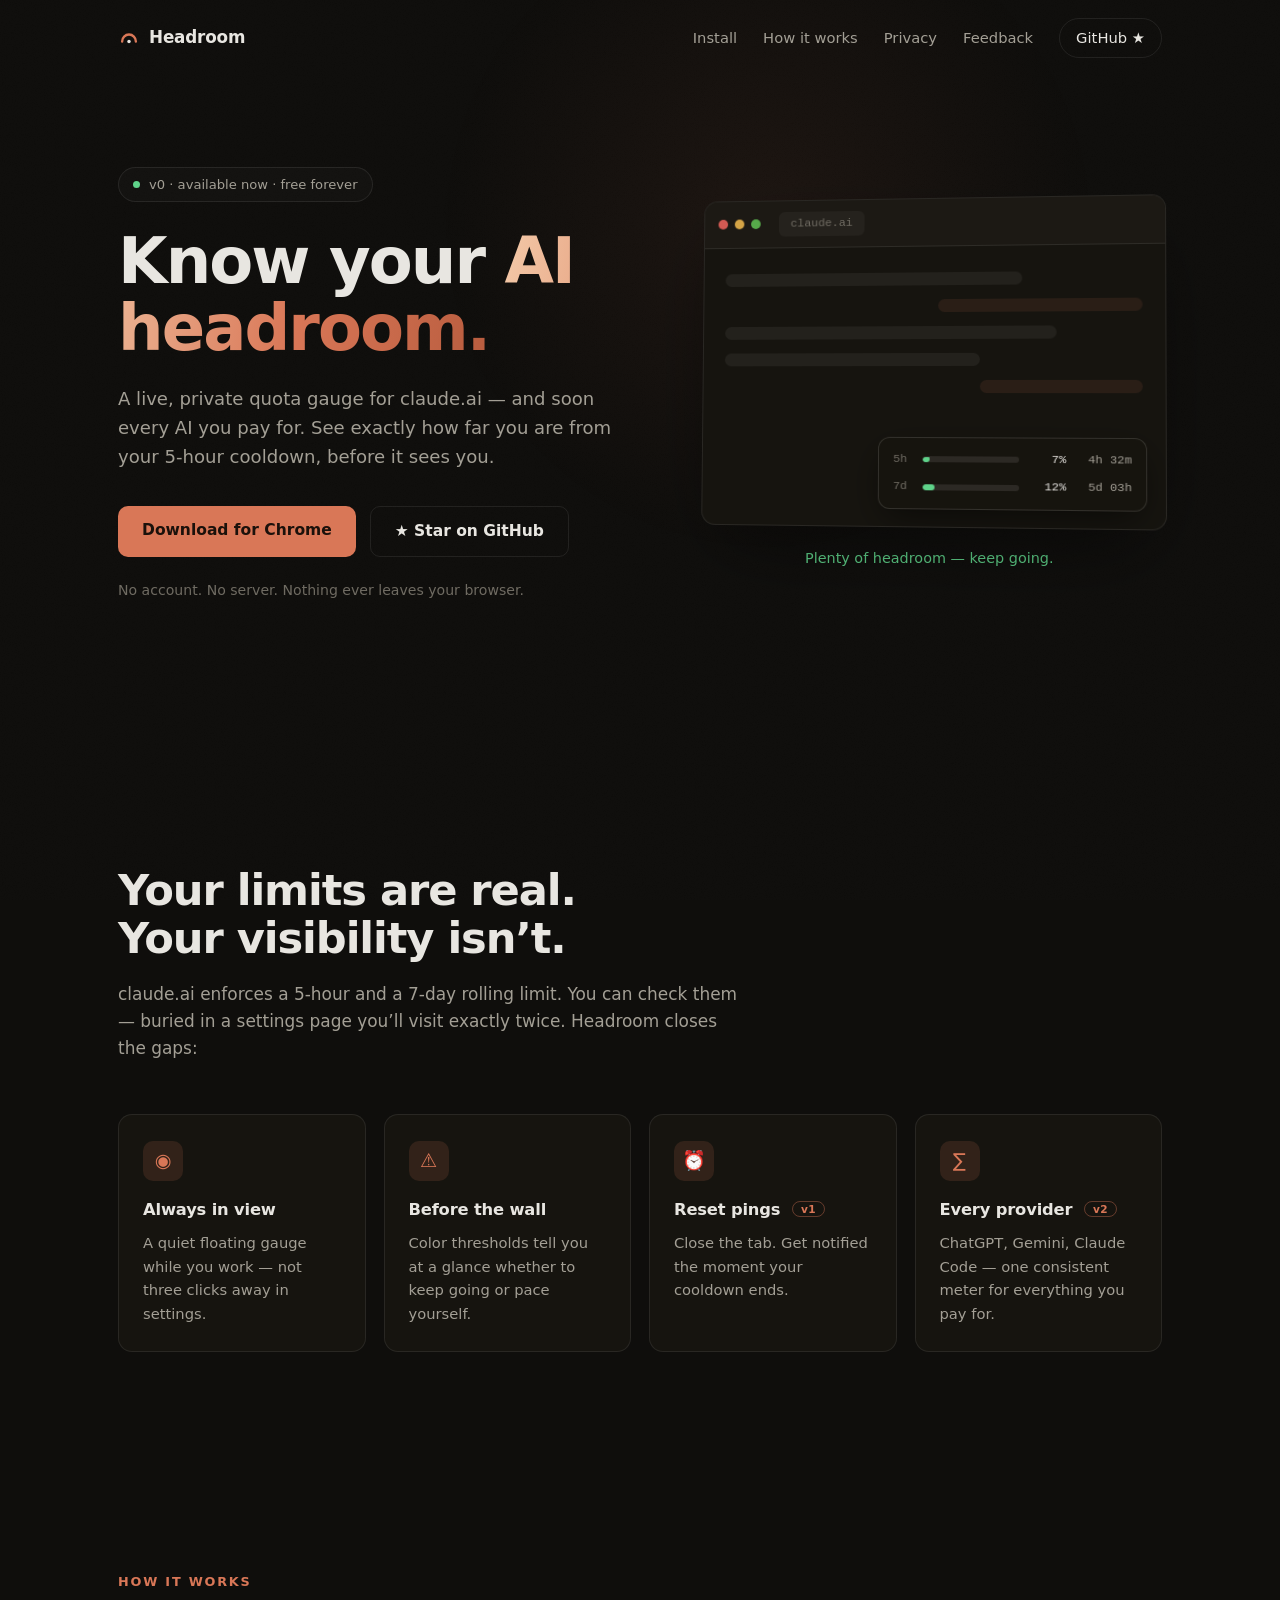
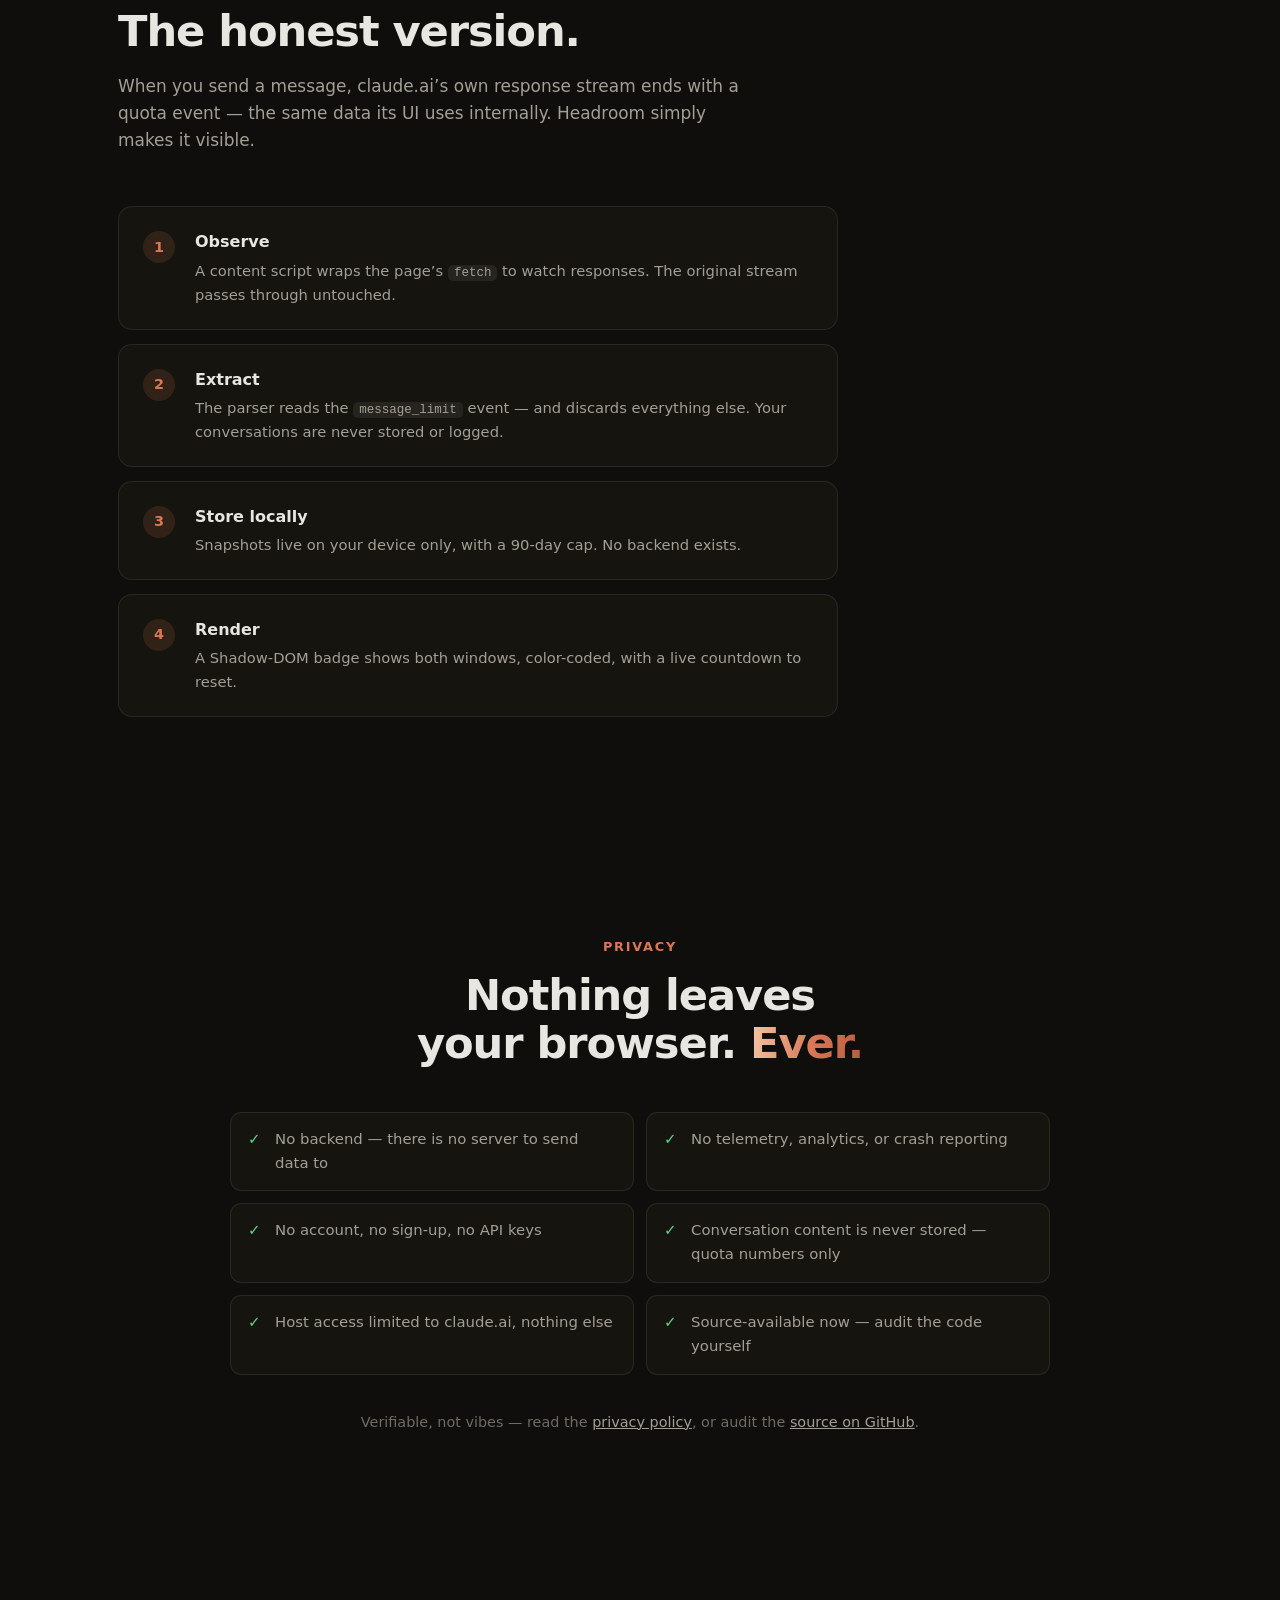
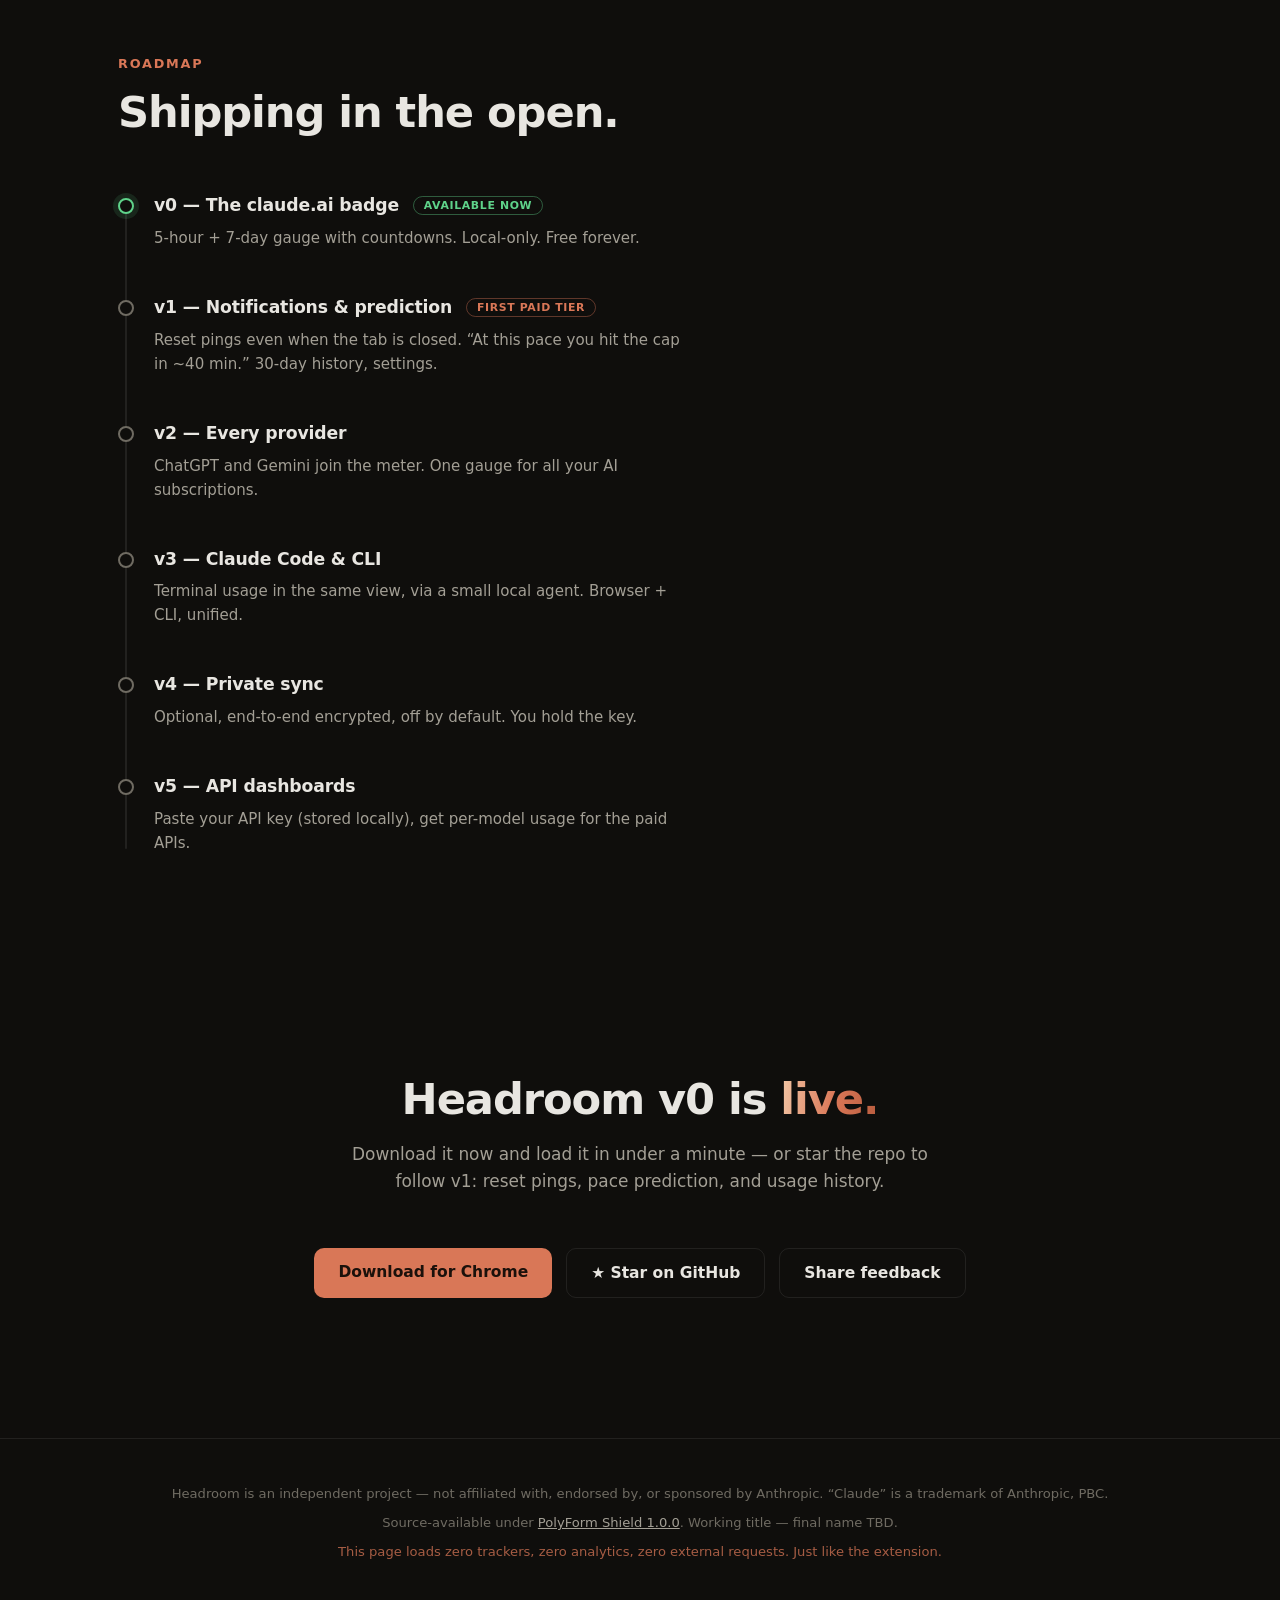
<file: site/index.html>
<!DOCTYPE html>
<html lang="en">
<head>
  <meta charset="UTF-8" />
  <meta name="viewport" content="width=device-width, initial-scale=1.0" />
  <title>Headroom — know your AI headroom</title>
  <meta name="description" content="A live, private quota gauge for claude.ai — and soon every AI you pay for. Nothing ever leaves your browser." />
  <meta property="og:title" content="Headroom — know your AI headroom" />
  <meta property="og:description" content="A live, private quota gauge for claude.ai. No accounts, no servers, no data leaving your browser." />
  <meta property="og:type" content="website" />
  <meta property="og:url" content="https://getheadroom.vercel.app/" />
  <meta property="og:image" content="https://getheadroom.vercel.app/og.png" />
  <meta property="og:image:width" content="1200" />
  <meta property="og:image:height" content="630" />
  <meta property="og:image:alt" content="Headroom — a live, private quota gauge for claude.ai. 5-hour and 7-day usage badge." />
  <meta name="twitter:card" content="summary_large_image" />
  <meta name="twitter:title" content="Headroom — know your AI headroom" />
  <meta name="twitter:description" content="A live, private quota gauge for claude.ai. No accounts, no servers, no data leaving your browser." />
  <meta name="twitter:image" content="https://getheadroom.vercel.app/og.png" />
  <link rel="icon" href="data:image/svg+xml,%3Csvg xmlns='http://www.w3.org/2000/svg' viewBox='0 0 32 32'%3E%3Crect width='32' height='32' rx='8' fill='%230f0e0c'/%3E%3Cpath d='M6 20 A10 10 0 0 1 26 20' fill='none' stroke='%23d97757' stroke-width='3.5' stroke-linecap='round'/%3E%3Ccircle cx='16' cy='20' r='2.5' fill='%23e8e6e1'/%3E%3C/svg%3E" />
  <link rel="stylesheet" href="style.css" />
</head>
<body>
  <div class="glow" aria-hidden="true"></div>
  <div class="grain" aria-hidden="true"></div>

  <header class="site-header" id="siteHeader">
    <div class="nav">
      <a class="logo" href="#top">
        <svg width="22" height="22" viewBox="0 0 32 32" aria-hidden="true"><path d="M6 21 A10 10 0 0 1 26 21" fill="none" stroke="#d97757" stroke-width="3.5" stroke-linecap="round"/><circle cx="16" cy="21" r="2.5" fill="currentColor"/></svg>
        Headroom
      </a>
      <nav>
        <a href="install.html">Install</a>
        <a href="#how">How it works</a>
        <a href="#privacy">Privacy</a>
        <a href="https://tally.so/r/obgbeM" target="_blank" rel="noopener">Feedback</a>
        <a class="nav-cta" href="https://github.com/Aryan16Kumar/Headroom" target="_blank" rel="noopener">GitHub ★</a>
      </nav>
    </div>
  </header>

  <main id="top">

    <!-- ============ HERO ============ -->
    <section class="hero">
      <div class="hero-copy">
        <p class="eyebrow"><span class="pulse-dot"></span> v0 · available now · free forever</p>
        <h1>Know your <span class="grad">AI headroom.</span></h1>
        <p class="lede">
          A live, private quota gauge for claude.ai — and soon every AI you pay for.
          See exactly how far you are from your 5-hour cooldown, before it sees you.
        </p>
        <div class="cta-row">
          <a class="btn btn-primary" href="install.html">Download for Chrome</a>
          <a class="btn btn-ghost" href="https://github.com/Aryan16Kumar/Headroom" target="_blank" rel="noopener">★ Star on GitHub</a>
        </div>
        <p class="hero-foot">No account. No server. Nothing ever leaves your browser.</p>
      </div>

      <div class="hero-demo" aria-label="Animated preview of the Headroom badge on claude.ai">
        <div class="window">
          <div class="window-bar">
            <span class="dot r"></span><span class="dot y"></span><span class="dot g"></span>
            <span class="url">claude.ai</span>
          </div>
          <div class="window-body">
            <div class="skel s1"></div>
            <div class="skel s2 right"></div>
            <div class="skel s3"></div>
            <div class="skel s4"></div>
            <div class="skel s5 right"></div>

            <div class="pill" id="pill">
              <div class="pill-row">
                <span class="pill-label">5h</span>
                <span class="bar"><span class="fill" id="fill5"></span></span>
                <span class="pct" id="pct5">7%</span>
                <span class="eta" id="eta5">4h 32m</span>
              </div>
              <div class="pill-row">
                <span class="pill-label">7d</span>
                <span class="bar"><span class="fill" id="fill7"></span></span>
                <span class="pct" id="pct7">12%</span>
                <span class="eta" id="eta7">5d 03h</span>
              </div>
            </div>
          </div>
        </div>
        <p class="demo-caption" id="caption">Plenty of headroom — keep going.</p>
      </div>
    </section>

    <!-- ============ PROBLEM ============ -->
    <section class="section" id="problem">
      <p class="kicker reveal">The problem</p>
      <h2 class="reveal">Your limits are real.<br/>Your visibility isn’t.</h2>
      <p class="section-lede reveal">
        claude.ai enforces a 5-hour and a 7-day rolling limit. You can check them — buried in a
        settings page you’ll visit exactly twice. Headroom closes the gaps:
      </p>
      <div class="grid">
        <div class="card reveal">
          <div class="card-icon">◉</div>
          <h3>Always in view</h3>
          <p>A quiet floating gauge while you work — not three clicks away in settings.</p>
        </div>
        <div class="card reveal">
          <div class="card-icon">⚠</div>
          <h3>Before the wall</h3>
          <p>Color thresholds tell you at a glance whether to keep going or pace yourself.</p>
        </div>
        <div class="card reveal">
          <div class="card-icon">⏰</div>
          <h3>Reset pings <span class="tag">v1</span></h3>
          <p>Close the tab. Get notified the moment your cooldown ends.</p>
        </div>
        <div class="card reveal">
          <div class="card-icon">∑</div>
          <h3>Every provider <span class="tag">v2</span></h3>
          <p>ChatGPT, Gemini, Claude Code — one consistent meter for everything you pay for.</p>
        </div>
      </div>
    </section>

    <!-- ============ HOW IT WORKS ============ -->
    <section class="section" id="how">
      <p class="kicker reveal">How it works</p>
      <h2 class="reveal">The honest version.</h2>
      <p class="section-lede reveal">
        When you send a message, claude.ai’s own response stream ends with a quota event —
        the same data its UI uses internally. Headroom simply makes it visible.
      </p>
      <ol class="steps">
        <li class="reveal"><span class="step-num">1</span><div><h3>Observe</h3><p>A content script wraps the page’s <code>fetch</code> to watch responses. The original stream passes through untouched.</p></div></li>
        <li class="reveal"><span class="step-num">2</span><div><h3>Extract</h3><p>The parser reads the <code>message_limit</code> event — and discards everything else. Your conversations are never stored or logged.</p></div></li>
        <li class="reveal"><span class="step-num">3</span><div><h3>Store locally</h3><p>Snapshots live on your device only, with a 90-day cap. No backend exists.</p></div></li>
        <li class="reveal"><span class="step-num">4</span><div><h3>Render</h3><p>A Shadow-DOM badge shows both windows, color-coded, with a live countdown to reset.</p></div></li>
      </ol>
    </section>

    <!-- ============ PRIVACY ============ -->
    <section class="section privacy" id="privacy">
      <p class="kicker reveal">Privacy</p>
      <h2 class="reveal">Nothing leaves<br/>your browser. <span class="grad">Ever.</span></h2>
      <ul class="checks">
        <li class="reveal">No backend — there is no server to send data to</li>
        <li class="reveal">No telemetry, analytics, or crash reporting</li>
        <li class="reveal">No account, no sign-up, no API keys</li>
        <li class="reveal">Conversation content is never stored — quota numbers only</li>
        <li class="reveal">Host access limited to claude.ai, nothing else</li>
        <li class="reveal">Source-available now — audit the code yourself</li>
      </ul>
      <p class="privacy-note reveal">Verifiable, not vibes — read the <a href="privacy.html">privacy policy</a>, or audit the <a href="https://github.com/Aryan16Kumar/Headroom" target="_blank" rel="noopener">source on GitHub</a>.</p>
    </section>

    <!-- ============ ROADMAP ============ -->
    <section class="section" id="roadmap">
      <p class="kicker reveal">Roadmap</p>
      <h2 class="reveal">Shipping in the open.</h2>
      <div class="timeline" id="timeline">
        <div class="tl-progress" id="tlProgress"></div>

        <div class="tl-item reveal">
          <div class="tl-dot now"></div>
          <div class="tl-body">
            <h3>v0 — The claude.ai badge <span class="badge-status now">available now</span></h3>
            <p>5-hour + 7-day gauge with countdowns. Local-only. Free forever.</p>
          </div>
        </div>
        <div class="tl-item reveal">
          <div class="tl-dot"></div>
          <div class="tl-body">
            <h3>v1 — Notifications &amp; prediction <span class="badge-status pro">first paid tier</span></h3>
            <p>Reset pings even when the tab is closed. “At this pace you hit the cap in ~40 min.” 30-day history, settings.</p>
          </div>
        </div>
        <div class="tl-item reveal">
          <div class="tl-dot"></div>
          <div class="tl-body">
            <h3>v2 — Every provider</h3>
            <p>ChatGPT and Gemini join the meter. One gauge for all your AI subscriptions.</p>
          </div>
        </div>
        <div class="tl-item reveal">
          <div class="tl-dot"></div>
          <div class="tl-body">
            <h3>v3 — Claude Code &amp; CLI</h3>
            <p>Terminal usage in the same view, via a small local agent. Browser + CLI, unified.</p>
          </div>
        </div>
        <div class="tl-item reveal">
          <div class="tl-dot"></div>
          <div class="tl-body">
            <h3>v4 — Private sync</h3>
            <p>Optional, end-to-end encrypted, off by default. You hold the key.</p>
          </div>
        </div>
        <div class="tl-item reveal">
          <div class="tl-dot"></div>
          <div class="tl-body">
            <h3>v5 — API dashboards</h3>
            <p>Paste your API key (stored locally), get per-model usage for the paid APIs.</p>
          </div>
        </div>
      </div>
    </section>

    <!-- ============ FINAL CTA ============ -->
    <section class="section final">
      <h2 class="reveal">Headroom v0 is <span class="grad">live.</span></h2>
      <p class="section-lede reveal">Download it now and load it in under a minute — or star the repo to follow v1: reset pings, pace prediction, and usage history.</p>
      <div class="cta-row center reveal">
        <a class="btn btn-primary" href="install.html">Download for Chrome</a>
        <a class="btn btn-ghost" href="https://github.com/Aryan16Kumar/Headroom" target="_blank" rel="noopener">★ Star on GitHub</a>
        <a class="btn btn-ghost" href="https://tally.so/r/obgbeM" target="_blank" rel="noopener">Share feedback</a>
      </div>
    </section>
  </main>

  <footer>
    <p>Headroom is an independent project — not affiliated with, endorsed by, or sponsored by Anthropic. “Claude” is a trademark of Anthropic, PBC.</p>
    <p>Source-available under <a href="https://polyformproject.org/licenses/shield/1.0.0" rel="noopener" target="_blank">PolyForm Shield 1.0.0</a>. Working title — final name TBD.</p>
    <p class="footer-flex">This page loads zero trackers, zero analytics, zero external requests. Just like the extension.</p>
  </footer>

  <script src="script.js"></script>
</body>
</html>
</file>
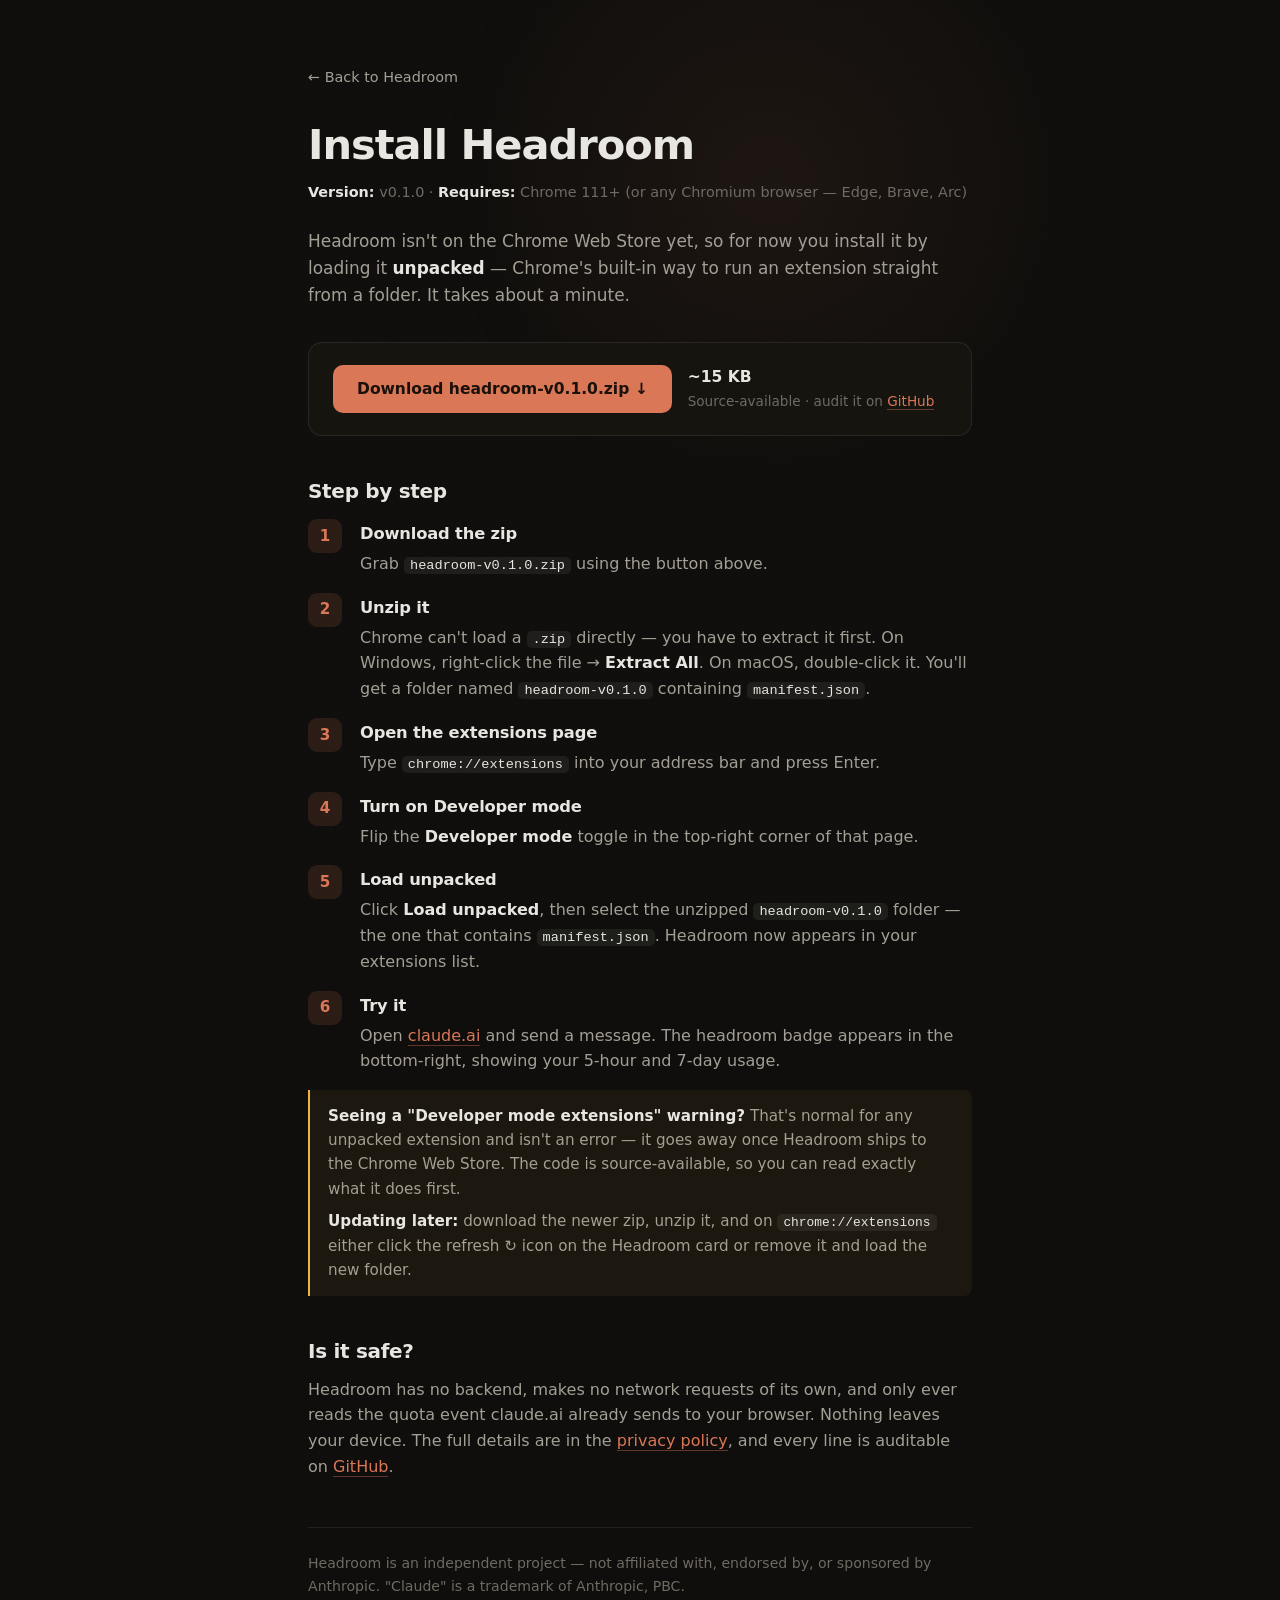
<file: site/install.html>
<!DOCTYPE html>
<html lang="en">
<head>
  <meta charset="UTF-8" />
  <meta name="viewport" content="width=device-width, initial-scale=1.0" />
  <title>Install Headroom — load unpacked in Chrome</title>
  <meta name="description" content="Install the Headroom extension in under a minute: download the zip, unzip it, and load it unpacked in Chrome. No Chrome Web Store needed." />
  <meta name="robots" content="index,follow" />
  <link rel="icon" href="data:image/svg+xml,%3Csvg xmlns='http://www.w3.org/2000/svg' viewBox='0 0 32 32'%3E%3Crect width='32' height='32' rx='8' fill='%230f0e0c'/%3E%3Cpath d='M6 20 A10 10 0 0 1 26 20' fill='none' stroke='%23d97757' stroke-width='3.5' stroke-linecap='round'/%3E%3Ccircle cx='16' cy='20' r='2.5' fill='%23e8e6e1'/%3E%3C/svg%3E" />
  <link rel="stylesheet" href="style.css" />
  <style>
    /* prose page — scoped tweaks on top of the shared landing styles */
    .doc { max-width: 720px; margin: 0 auto; padding: 64px 28px 96px; }
    .doc-back { display: inline-flex; align-items: center; gap: 7px; font-size: 0.9rem; color: var(--muted); text-decoration: none; margin-bottom: 34px; }
    .doc-back:hover { color: var(--text); }
    .doc h1 { font-size: clamp(2rem, 4vw, 2.6rem); letter-spacing: -0.025em; margin-bottom: 14px; }
    .doc .meta { color: var(--faint); font-size: 0.9rem; margin-bottom: 8px; }
    .doc .intro { color: var(--muted); font-size: 1.06rem; margin: 24px 0 32px; }
    .doc h2 { font-size: 1.25rem; letter-spacing: -0.015em; margin: 44px 0 14px; }
    .doc p { color: var(--muted); margin-bottom: 14px; }
    .doc strong { color: var(--text); font-weight: 600; }
    .doc a.inline { color: var(--accent); text-decoration: none; border-bottom: 1px solid rgba(217,119,87,0.4); }
    .doc a.inline:hover { border-bottom-color: var(--accent); }
    .doc code { font-family: var(--mono); font-size: 0.85em; background: rgba(232,230,225,0.07); padding: 1px 6px; border-radius: 5px; color: var(--text); }

    /* download band */
    .dl-band { display: flex; flex-wrap: wrap; align-items: center; gap: 16px; margin: 8px 0 8px; padding: 22px 24px; background: var(--surface); border: 1px solid var(--border); border-radius: var(--radius); }
    .dl-band .dl-meta { font-size: 0.85rem; color: var(--faint); }
    .dl-band .dl-meta strong { display: block; font-size: 0.97rem; color: var(--text); margin-bottom: 2px; }

    /* numbered steps */
    .install-steps { list-style: none; counter-reset: step; display: grid; gap: 18px; margin: 18px 0 8px; }
    .install-steps li { position: relative; padding-left: 52px; counter-increment: step; }
    .install-steps li::before { content: counter(step); position: absolute; left: 0; top: -2px; width: 34px; height: 34px; display: grid; place-items: center; border-radius: 9px; background: var(--accent-soft); color: var(--accent); font-weight: 640; font-size: 0.95rem; }
    .install-steps h3 { font-size: 1.02rem; color: var(--text); margin-bottom: 4px; letter-spacing: -0.01em; }
    .install-steps p { margin-bottom: 0; }

    /* callout note */
    .note { margin: 16px 0; padding: 14px 18px; border-left: 2px solid var(--amber); background: rgba(240,179,66,0.06); border-radius: 0 8px 8px 0; }
    .note p { margin: 0; color: var(--muted); font-size: 0.95rem; }
    .note p + p { margin-top: 8px; }
    .note strong { color: var(--text); }

    .doc .closing { margin-top: 48px; padding-top: 24px; border-top: 1px solid var(--border); font-size: 0.88rem; color: var(--faint); }
  </style>
</head>
<body>
  <div class="glow" aria-hidden="true"></div>
  <div class="grain" aria-hidden="true"></div>

  <main class="doc">
    <a class="doc-back" href="index.html">← Back to Headroom</a>

    <h1>Install Headroom</h1>
    <p class="meta"><strong>Version:</strong> v0.1.0 · <strong>Requires:</strong> Chrome 111+ (or any Chromium browser — Edge, Brave, Arc)</p>

    <p class="intro">Headroom isn't on the Chrome Web Store yet, so for now you install it by loading it
      <strong>unpacked</strong> — Chrome's built-in way to run an extension straight from a folder. It takes about a minute.</p>

    <div class="dl-band">
      <a class="btn btn-primary" href="https://github.com/Aryan16Kumar/Headroom/releases/download/v0.1.0/headroom-v0.1.0.zip">Download headroom-v0.1.0.zip ↓</a>
      <span class="dl-meta"><strong>~15 KB</strong>Source-available · audit it on <a class="inline" href="https://github.com/Aryan16Kumar/Headroom" target="_blank" rel="noopener">GitHub</a></span>
    </div>

    <h2>Step by step</h2>
    <ol class="install-steps">
      <li>
        <h3>Download the zip</h3>
        <p>Grab <code>headroom-v0.1.0.zip</code> using the button above.</p>
      </li>
      <li>
        <h3>Unzip it</h3>
        <p>Chrome can't load a <code>.zip</code> directly — you have to extract it first. On Windows, right-click the file → <strong>Extract All</strong>. On macOS, double-click it. You'll get a folder named <code>headroom-v0.1.0</code> containing <code>manifest.json</code>.</p>
      </li>
      <li>
        <h3>Open the extensions page</h3>
        <p>Type <code>chrome://extensions</code> into your address bar and press Enter.</p>
      </li>
      <li>
        <h3>Turn on Developer mode</h3>
        <p>Flip the <strong>Developer mode</strong> toggle in the top-right corner of that page.</p>
      </li>
      <li>
        <h3>Load unpacked</h3>
        <p>Click <strong>Load unpacked</strong>, then select the unzipped <code>headroom-v0.1.0</code> folder — the one that contains <code>manifest.json</code>. Headroom now appears in your extensions list.</p>
      </li>
      <li>
        <h3>Try it</h3>
        <p>Open <a class="inline" href="https://claude.ai" target="_blank" rel="noopener">claude.ai</a> and send a message. The headroom badge appears in the bottom-right, showing your 5-hour and 7-day usage.</p>
      </li>
    </ol>

    <div class="note">
      <p><strong>Seeing a "Developer mode extensions" warning?</strong> That's normal for any unpacked extension and isn't an error — it goes away once Headroom ships to the Chrome Web Store. The code is source-available, so you can read exactly what it does first.</p>
      <p><strong>Updating later:</strong> download the newer zip, unzip it, and on <code>chrome://extensions</code> either click the refresh ↻ icon on the Headroom card or remove it and load the new folder.</p>
    </div>

    <h2>Is it safe?</h2>
    <p>Headroom has no backend, makes no network requests of its own, and only ever reads the quota event claude.ai already sends to your browser. Nothing leaves your device. The full details are in the <a class="inline" href="privacy.html">privacy policy</a>, and every line is auditable on <a class="inline" href="https://github.com/Aryan16Kumar/Headroom" target="_blank" rel="noopener">GitHub</a>.</p>

    <p class="closing">Headroom is an independent project — not affiliated with, endorsed by, or sponsored by Anthropic. "Claude" is a trademark of Anthropic, PBC.</p>
  </main>
</body>
</html>
</file>
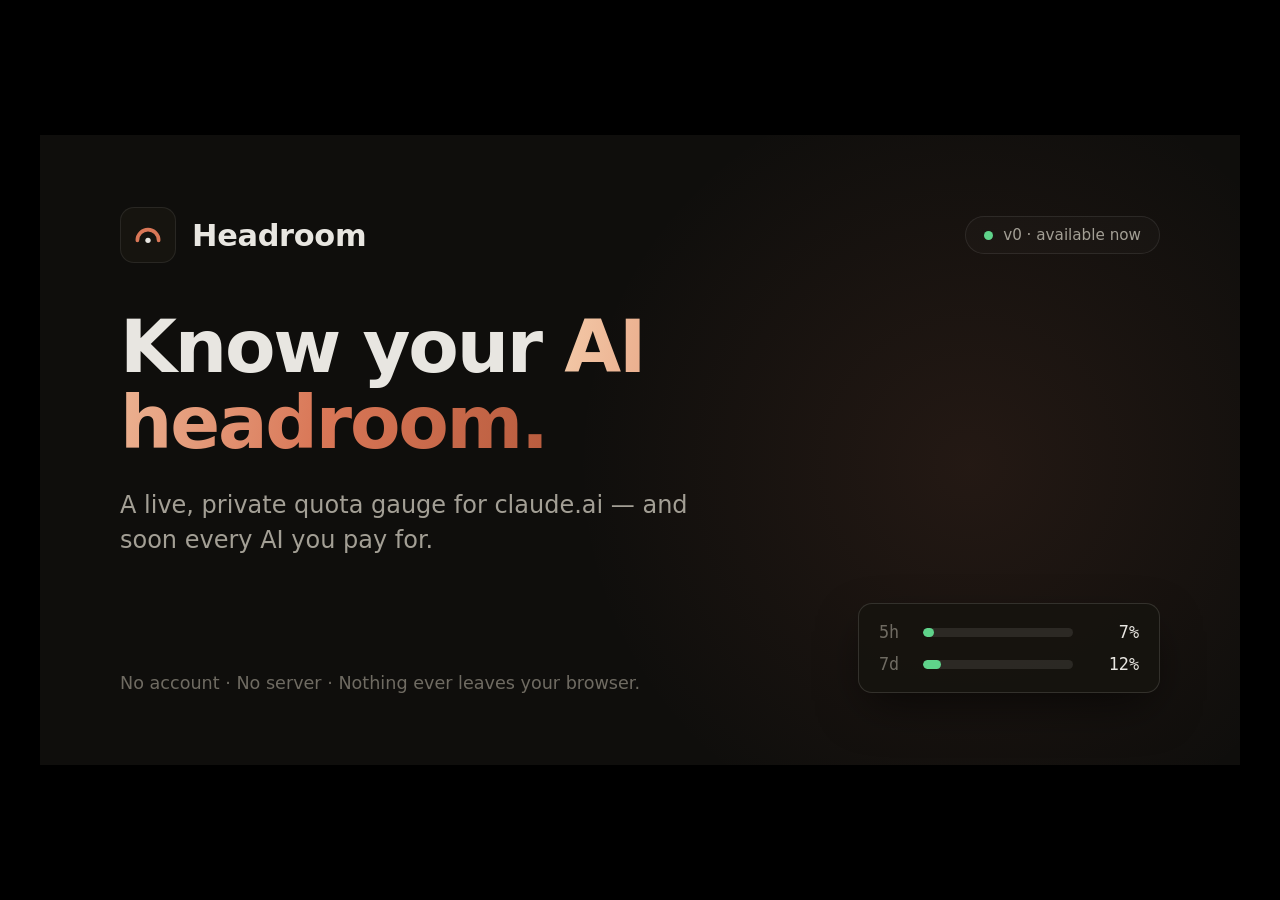
<file: site/og-template.html>
<!DOCTYPE html>
<html lang="en">
<head>
  <meta charset="UTF-8" />
  <title>Headroom — OG image template (1200×630)</title>
  <!--
    Export target: site/og.png (1200×630).
    This file is a STILL frame for social cards — not part of the live site.
    Render at exactly 1200×630 and screenshot the .og element.
      • Chrome DevTools: device toolbar → responsive → 1200×630 → capture node screenshot
      • or any html-to-image tool pointed at .og
    Fonts/colors are copied verbatim from style.css so the card matches the page.
  -->
  <style>
    :root {
      --bg: #0f0e0c;
      --surface: #16140f;
      --surface-2: #1c1914;
      --border: rgba(232, 230, 225, 0.09);
      --text: #e8e6e1;
      --muted: #a39f95;
      --faint: #6f6b62;
      --accent: #d97757;
      --accent-soft: rgba(217, 119, 87, 0.14);
      --green: #5fd38a;
      --font: ui-sans-serif, system-ui, -apple-system, "Segoe UI", Roboto, Helvetica, Arial, sans-serif;
      --mono: ui-monospace, "Cascadia Code", "SF Mono", Consolas, monospace;
    }

    * { margin: 0; padding: 0; box-sizing: border-box; }

    body {
      background: #000;
      display: grid;
      place-items: center;
      min-height: 100vh;
      font-family: var(--font);
    }

    /* The exact 1200×630 card. Screenshot THIS node. */
    .og {
      position: relative;
      width: 1200px;
      height: 630px;
      background: var(--bg);
      color: var(--text);
      overflow: hidden;
      display: flex;
      flex-direction: column;
      justify-content: space-between;
      padding: 72px 80px;
      -webkit-font-smoothing: antialiased;
    }

    /* warm radial glow, same recipe as the site's .glow */
    .og::before {
      content: "";
      position: absolute;
      width: 900px; height: 900px;
      border-radius: 50%;
      background: radial-gradient(circle, rgba(217, 119, 87, 0.10) 0%, transparent 62%);
      top: -120px; right: -180px;
      pointer-events: none;
    }

    .og > * { position: relative; z-index: 1; }

    /* ---- top: brand row ---- */
    .brand {
      display: flex;
      align-items: center;
      gap: 16px;
    }
    .brand-mark {
      width: 56px; height: 56px;
      border-radius: 14px;
      background: var(--surface);
      border: 1px solid var(--border);
      display: grid;
      place-items: center;
    }
    .brand-name {
      font-size: 1.9rem;
      font-weight: 650;
      letter-spacing: -0.01em;
    }
    .eyebrow {
      margin-left: auto;
      font-size: 0.95rem;
      color: var(--muted);
      border: 1px solid var(--border);
      border-radius: 99px;
      padding: 9px 18px;
      display: inline-flex;
      align-items: center;
      gap: 10px;
      background: rgba(255, 255, 255, 0.02);
    }
    .dot {
      width: 9px; height: 9px;
      border-radius: 50%;
      background: var(--green);
    }

    /* ---- middle: headline ---- */
    .headline { max-width: 760px; }
    h1 {
      font-size: 4.6rem;
      line-height: 1.04;
      letter-spacing: -0.03em;
      font-weight: 700;
    }
    .grad {
      background: linear-gradient(100deg, #f3c9a8 0%, var(--accent) 55%, #b85c3e 100%);
      -webkit-background-clip: text;
      background-clip: text;
      color: transparent;
    }
    .lede {
      margin-top: 26px;
      font-size: 1.5rem;
      line-height: 1.45;
      color: var(--muted);
      max-width: 620px;
    }

    /* ---- bottom: meta + mini badge ---- */
    .foot {
      display: flex;
      align-items: flex-end;
      justify-content: space-between;
      gap: 40px;
    }
    .foot-note {
      font-size: 1.1rem;
      color: var(--faint);
    }

    /* mini badge — echoes the hero pill */
    .pill {
      background: rgba(22, 20, 15, 0.92);
      border: 1px solid rgba(232, 230, 225, 0.14);
      border-radius: 14px;
      padding: 18px 20px;
      display: flex;
      flex-direction: column;
      gap: 12px;
      box-shadow: 0 18px 48px -10px rgba(0, 0, 0, 0.6);
    }
    .pill-row {
      display: grid;
      grid-template-columns: 30px 150px 52px;
      align-items: center;
      gap: 14px;
      font-family: var(--mono);
      font-size: 1.05rem;
    }
    .pill-label { color: var(--faint); }
    .bar {
      height: 9px;
      border-radius: 5px;
      background: rgba(232, 230, 225, 0.1);
      overflow: hidden;
    }
    .fill { display: block; height: 100%; border-radius: 5px; }
    .fill.g { width: 7%; background: var(--green); }
    .fill.a { width: 12%; background: var(--green); }
    .pct { color: var(--text); text-align: right; }
  </style>
</head>
<body>
  <div class="og">
    <!-- top -->
    <div class="brand">
      <span class="brand-mark">
        <svg width="34" height="34" viewBox="0 0 32 32" aria-hidden="true">
          <path d="M6 21 A10 10 0 0 1 26 21" fill="none" stroke="#d97757" stroke-width="3.5" stroke-linecap="round"/>
          <circle cx="16" cy="21" r="2.5" fill="#e8e6e1"/>
        </svg>
      </span>
      <span class="brand-name">Headroom</span>
      <span class="eyebrow"><span class="dot"></span> v0 · available now</span>
    </div>

    <!-- middle -->
    <div class="headline">
      <h1>Know your <span class="grad">AI headroom.</span></h1>
      <p class="lede">A live, private quota gauge for claude.ai — and soon every AI you pay for.</p>
    </div>

    <!-- bottom -->
    <div class="foot">
      <p class="foot-note">No account · No server · Nothing ever leaves your browser.</p>
      <div class="pill">
        <div class="pill-row">
          <span class="pill-label">5h</span>
          <span class="bar"><span class="fill g"></span></span>
          <span class="pct">7%</span>
        </div>
        <div class="pill-row">
          <span class="pill-label">7d</span>
          <span class="bar"><span class="fill a"></span></span>
          <span class="pct">12%</span>
        </div>
      </div>
    </div>
  </div>
</body>
</html>
</file>
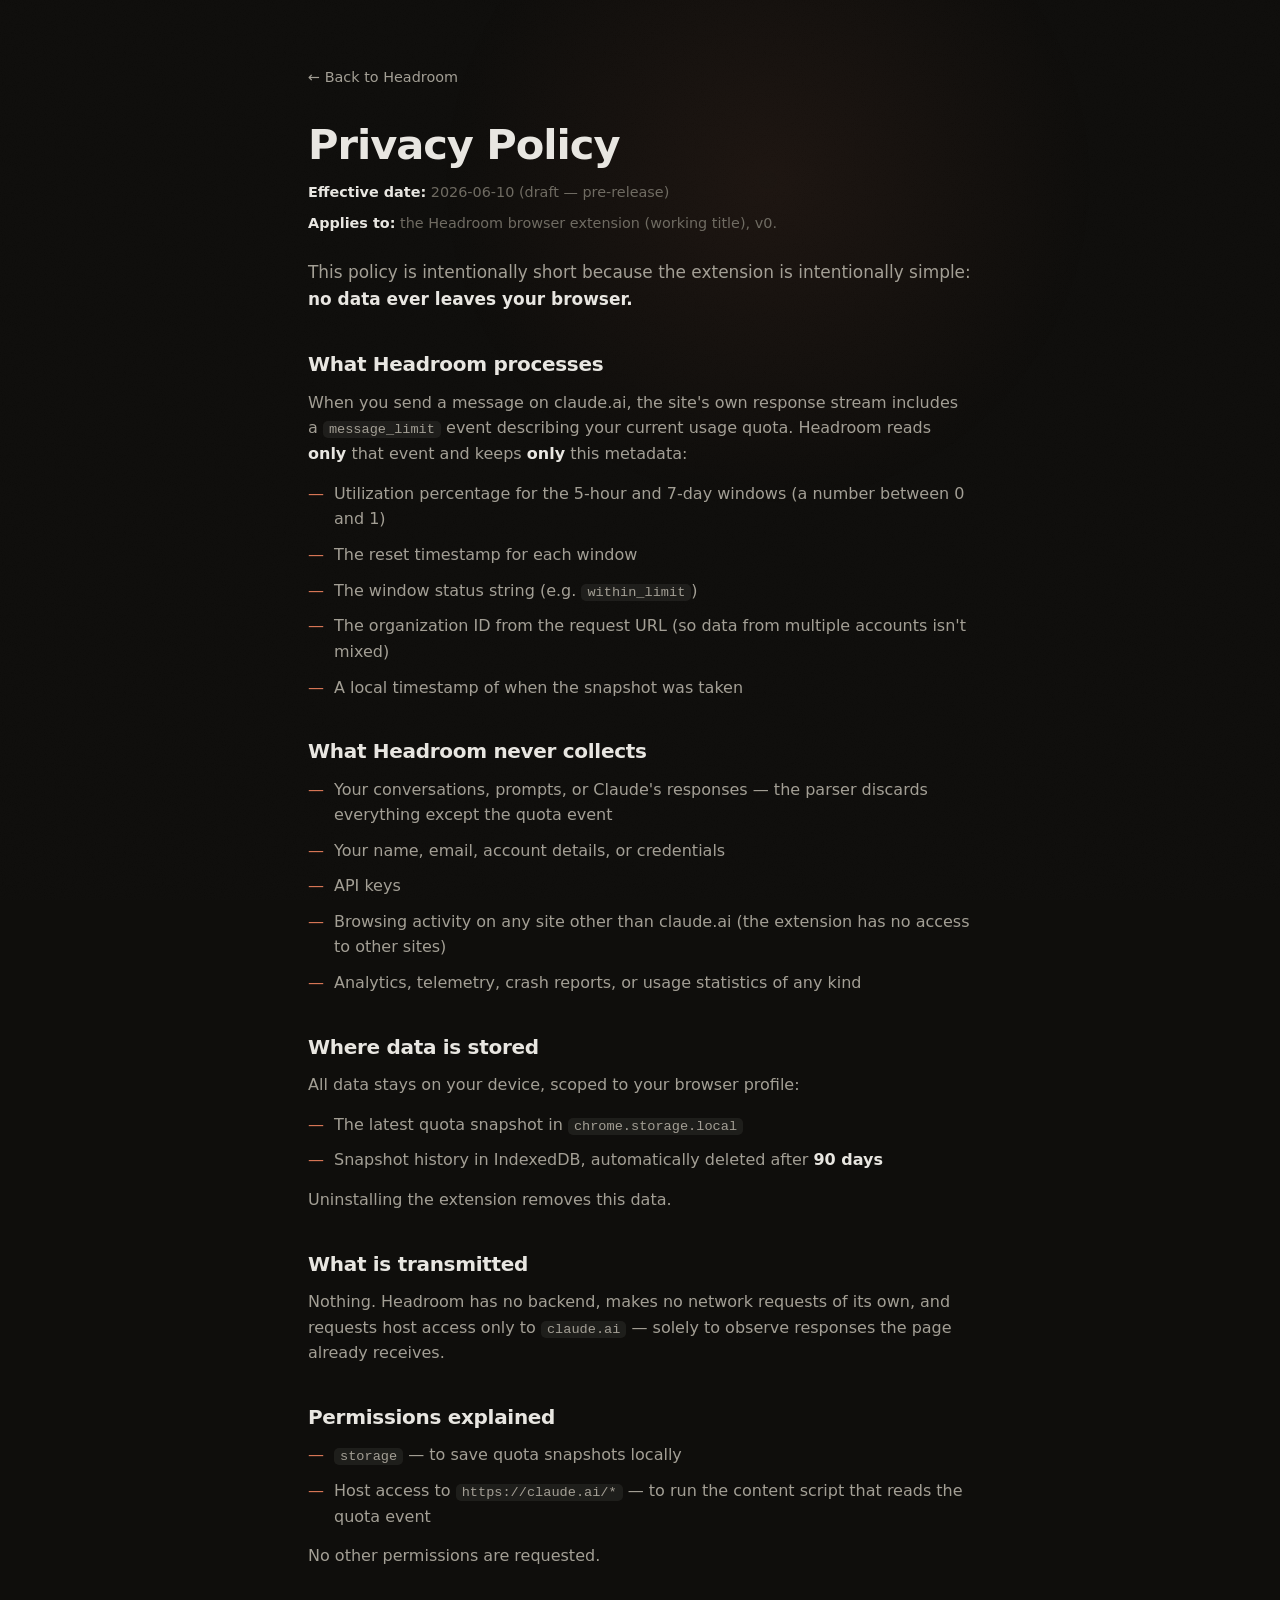
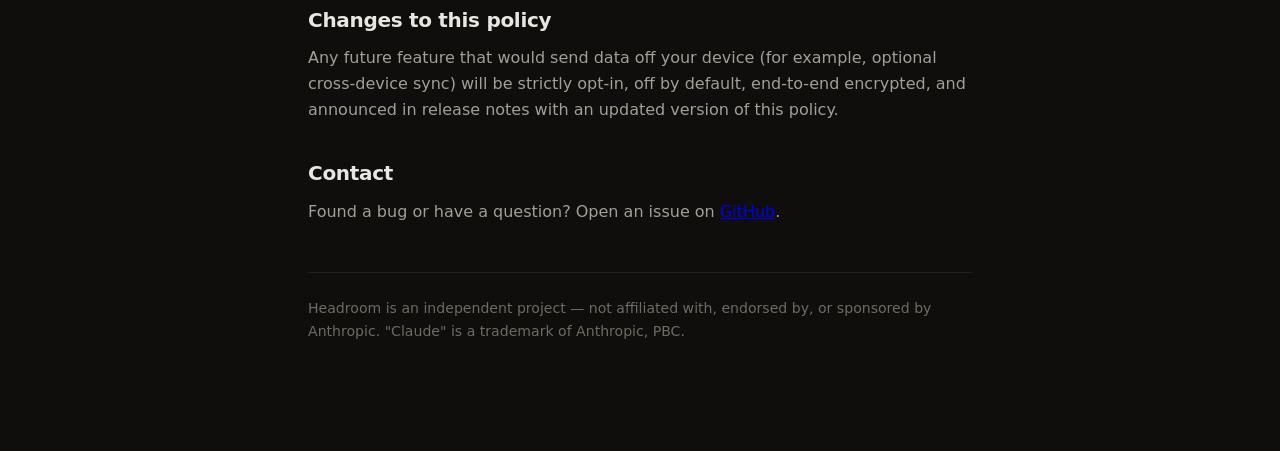
<file: site/privacy.html>
<!DOCTYPE html>
<html lang="en">
<head>
  <meta charset="UTF-8" />
  <meta name="viewport" content="width=device-width, initial-scale=1.0" />
  <title>Privacy Policy — Headroom</title>
  <meta name="description" content="Headroom's privacy policy. No data ever leaves your browser — no backend, no telemetry, no accounts." />
  <meta name="robots" content="index,follow" />
  <link rel="icon" href="data:image/svg+xml,%3Csvg xmlns='http://www.w3.org/2000/svg' viewBox='0 0 32 32'%3E%3Crect width='32' height='32' rx='8' fill='%230f0e0c'/%3E%3Cpath d='M6 20 A10 10 0 0 1 26 20' fill='none' stroke='%23d97757' stroke-width='3.5' stroke-linecap='round'/%3E%3Ccircle cx='16' cy='20' r='2.5' fill='%23e8e6e1'/%3E%3C/svg%3E" />
  <link rel="stylesheet" href="style.css" />
  <style>
    /* prose page — scoped tweaks on top of the shared landing styles */
    .doc { max-width: 720px; margin: 0 auto; padding: 64px 28px 96px; }
    .doc-back { display: inline-flex; align-items: center; gap: 7px; font-size: 0.9rem; color: var(--muted); text-decoration: none; margin-bottom: 34px; }
    .doc-back:hover { color: var(--text); }
    .doc h1 { font-size: clamp(2rem, 4vw, 2.6rem); letter-spacing: -0.025em; margin-bottom: 14px; }
    .doc .meta { color: var(--faint); font-size: 0.9rem; margin-bottom: 8px; }
    .doc .intro { color: var(--muted); font-size: 1.06rem; margin: 24px 0 40px; }
    .doc h2 { font-size: 1.25rem; letter-spacing: -0.015em; margin: 40px 0 14px; }
    .doc p { color: var(--muted); margin-bottom: 14px; }
    .doc ul { list-style: none; display: grid; gap: 10px; margin-bottom: 14px; }
    .doc li { position: relative; padding-left: 26px; color: var(--muted); }
    .doc li::before { content: "—"; position: absolute; left: 0; color: var(--accent); }
    .doc strong { color: var(--text); font-weight: 600; }
    .doc code { font-family: var(--mono); font-size: 0.85em; background: rgba(232,230,225,0.07); padding: 1px 6px; border-radius: 5px; }
    .doc .updated { margin-top: 48px; padding-top: 24px; border-top: 1px solid var(--border); font-size: 0.88rem; color: var(--faint); }
  </style>
</head>
<body>
  <div class="glow" aria-hidden="true"></div>
  <div class="grain" aria-hidden="true"></div>

  <main class="doc">
    <a class="doc-back" href="index.html">← Back to Headroom</a>

    <h1>Privacy Policy</h1>
    <p class="meta"><strong>Effective date:</strong> 2026-06-10 (draft — pre-release)</p>
    <p class="meta"><strong>Applies to:</strong> the Headroom browser extension (working title), v0.</p>

    <p class="intro">This policy is intentionally short because the extension is intentionally simple: <strong>no data ever leaves your browser.</strong></p>

    <h2>What Headroom processes</h2>
    <p>When you send a message on claude.ai, the site's own response stream includes a <code>message_limit</code> event describing your current usage quota. Headroom reads <strong>only</strong> that event and keeps <strong>only</strong> this metadata:</p>
    <ul>
      <li>Utilization percentage for the 5-hour and 7-day windows (a number between 0 and 1)</li>
      <li>The reset timestamp for each window</li>
      <li>The window status string (e.g. <code>within_limit</code>)</li>
      <li>The organization ID from the request URL (so data from multiple accounts isn't mixed)</li>
      <li>A local timestamp of when the snapshot was taken</li>
    </ul>

    <h2>What Headroom never collects</h2>
    <ul>
      <li>Your conversations, prompts, or Claude's responses — the parser discards everything except the quota event</li>
      <li>Your name, email, account details, or credentials</li>
      <li>API keys</li>
      <li>Browsing activity on any site other than claude.ai (the extension has no access to other sites)</li>
      <li>Analytics, telemetry, crash reports, or usage statistics of any kind</li>
    </ul>

    <h2>Where data is stored</h2>
    <p>All data stays on your device, scoped to your browser profile:</p>
    <ul>
      <li>The latest quota snapshot in <code>chrome.storage.local</code></li>
      <li>Snapshot history in IndexedDB, automatically deleted after <strong>90 days</strong></li>
    </ul>
    <p>Uninstalling the extension removes this data.</p>

    <h2>What is transmitted</h2>
    <p>Nothing. Headroom has no backend, makes no network requests of its own, and requests host access only to <code>claude.ai</code> — solely to observe responses the page already receives.</p>

    <h2>Permissions explained</h2>
    <ul>
      <li><code>storage</code> — to save quota snapshots locally</li>
      <li>Host access to <code>https://claude.ai/*</code> — to run the content script that reads the quota event</li>
    </ul>
    <p>No other permissions are requested.</p>

    <h2>Changes to this policy</h2>
    <p>Any future feature that would send data off your device (for example, optional cross-device sync) will be strictly opt-in, off by default, end-to-end encrypted, and announced in release notes with an updated version of this policy.</p>

    <h2>Contact</h2>
    <p>Found a bug or have a question? Open an issue on <a href="https://github.com/Aryan16Kumar/Headroom/issues" target="_blank" rel="noopener">GitHub</a>.</p>

    <p class="updated">Headroom is an independent project — not affiliated with, endorsed by, or sponsored by Anthropic. "Claude" is a trademark of Anthropic, PBC.</p>
  </main>
</body>
</html>
</file>
<file: site/style.css>
/* Headroom landing — dark, warm, minimal. No external fonts by design. */

:root {
  --bg: #0f0e0c;
  --surface: #16140f;
  --surface-2: #1c1914;
  --border: rgba(232, 230, 225, 0.09);
  --text: #e8e6e1;
  --muted: #a39f95;
  --faint: #6f6b62;
  --accent: #d97757;
  --accent-soft: rgba(217, 119, 87, 0.14);
  --green: #5fd38a;
  --amber: #f0b342;
  --red: #ef6a5a;
  --radius: 14px;
  --font: ui-sans-serif, system-ui, -apple-system, "Segoe UI", Roboto, Helvetica, Arial, sans-serif;
  --mono: ui-monospace, "Cascadia Code", "SF Mono", Consolas, monospace;
}

* { margin: 0; padding: 0; box-sizing: border-box; }

html { scroll-behavior: smooth; }

body {
  font-family: var(--font);
  background: var(--bg);
  color: var(--text);
  line-height: 1.6;
  overflow-x: hidden;
  -webkit-font-smoothing: antialiased;
}

::selection { background: var(--accent); color: #16110d; }

/* ---------- atmosphere ---------- */

.glow {
  position: fixed;
  width: 720px; height: 720px;
  border-radius: 50%;
  background: radial-gradient(circle, rgba(217, 119, 87, 0.07) 0%, transparent 65%);
  pointer-events: none;
  z-index: 0;
  transform: translate(-50%, -50%);
  top: 20%; left: 60%;
}

.grain {
  position: fixed; inset: 0;
  pointer-events: none;
  z-index: 1;
  opacity: 0.5;
  background-image: url("data:image/svg+xml,%3Csvg xmlns='http://www.w3.org/2000/svg' width='160' height='160'%3E%3Cfilter id='n'%3E%3CfeTurbulence type='fractalNoise' baseFrequency='0.9' numOctaves='2' stitchTiles='stitch'/%3E%3CfeColorMatrix type='saturate' values='0'/%3E%3CfeComponentTransfer%3E%3CfeFuncA type='linear' slope='0.035'/%3E%3C/feComponentTransfer%3E%3C/filter%3E%3Crect width='100%25' height='100%25' filter='url(%23n)'/%3E%3C/svg%3E");
}

main, footer { position: relative; z-index: 2; }

/* ---------- nav ---------- */

.site-header {
  position: sticky;
  top: 0;
  z-index: 100;
  border-bottom: 1px solid transparent;
  transition: background 0.3s ease, border-color 0.3s ease, backdrop-filter 0.3s ease;
}

/* solidify once the page scrolls under it */
.site-header.scrolled {
  background: rgba(15, 14, 12, 0.72);
  backdrop-filter: blur(14px) saturate(140%);
  -webkit-backdrop-filter: blur(14px) saturate(140%);
  border-bottom-color: var(--border);
}

.nav {
  max-width: 1100px;
  margin: 0 auto;
  padding: 18px 28px;
  display: flex;
  justify-content: space-between;
  align-items: center;
}

.logo {
  display: inline-flex;
  align-items: center;
  gap: 9px;
  font-weight: 650;
  font-size: 1.05rem;
  color: var(--text);
  text-decoration: none;
  letter-spacing: -0.01em;
}

.nav nav { display: flex; align-items: center; gap: 26px; }

.nav nav a {
  color: var(--muted);
  text-decoration: none;
  font-size: 0.92rem;
  transition: color 0.2s;
}
.nav nav a:hover { color: var(--text); }

.nav-cta {
  padding: 7px 16px;
  border: 1px solid var(--border);
  border-radius: 99px;
  color: var(--text) !important;
  transition: border-color 0.2s, background 0.2s;
}
.nav-cta:hover { border-color: var(--accent); background: var(--accent-soft); }

/* ---------- hero ---------- */

.hero {
  max-width: 1100px;
  margin: 0 auto;
  padding: 90px 28px 120px;
  display: grid;
  grid-template-columns: 1.05fr 0.95fr;
  gap: 64px;
  align-items: center;
}

.eyebrow {
  display: inline-flex;
  align-items: center;
  gap: 9px;
  font-size: 0.82rem;
  color: var(--muted);
  border: 1px solid var(--border);
  border-radius: 99px;
  padding: 6px 14px;
  margin-bottom: 26px;
  background: rgba(255, 255, 255, 0.02);
}

.pulse-dot {
  width: 7px; height: 7px;
  border-radius: 50%;
  background: var(--green);
  animation: pulse 2.2s ease-in-out infinite;
}

@keyframes pulse {
  0%, 100% { box-shadow: 0 0 0 0 rgba(95, 211, 138, 0.5); }
  50% { box-shadow: 0 0 0 6px rgba(95, 211, 138, 0); }
}

h1 {
  font-size: clamp(2.6rem, 5.4vw, 4rem);
  line-height: 1.06;
  letter-spacing: -0.03em;
  font-weight: 700;
  margin-bottom: 22px;
}

.grad {
  background: linear-gradient(100deg, #f3c9a8 0%, var(--accent) 55%, #b85c3e 100%);
  -webkit-background-clip: text;
  background-clip: text;
  color: transparent;
}

.lede {
  font-size: 1.13rem;
  color: var(--muted);
  max-width: 46ch;
  margin-bottom: 34px;
}

.cta-row { display: flex; gap: 14px; flex-wrap: wrap; }
.cta-row.center { justify-content: center; }

.btn {
  display: inline-block;
  padding: 12px 24px;
  border-radius: 10px;
  font-size: 0.97rem;
  font-weight: 560;
  text-decoration: none;
  transition: transform 0.18s ease, box-shadow 0.18s ease, background 0.2s, border-color 0.2s;
}
.btn:active { transform: translateY(1px); }

.btn-primary {
  background: var(--accent);
  color: #1b110b;
}
.btn-primary:hover {
  transform: translateY(-2px);
  box-shadow: 0 10px 32px -8px rgba(217, 119, 87, 0.45);
}

.btn-ghost {
  color: var(--text);
  border: 1px solid var(--border);
}
.btn-ghost:hover { border-color: var(--faint); transform: translateY(-2px); }

/* coming-soon (disabled) CTAs while the repo is private */
/*.soon { cursor: default; opacity: 0.72; }
.btn.soon:hover { transform: none; box-shadow: none; }
.nav-cta.soon:hover { border-color: var(--border); background: rgba(255, 255, 255, 0.02); }

.soon-tag {
  font-size: 0.6rem;
  font-weight: 600;
  letter-spacing: 0.07em;
  text-transform: uppercase;
  border: 1px solid currentColor;
  border-radius: 99px;
  padding: 1px 7px;
  margin-left: 6px;
  opacity: 0.75;
  vertical-align: 1px;
}*/

.hero-foot { margin-top: 22px; font-size: 0.88rem; color: var(--faint); }

/* ---------- hero demo window ---------- */

.hero-demo { perspective: 1200px; }

.window {
  background: var(--surface);
  border: 1px solid var(--border);
  border-radius: var(--radius);
  overflow: hidden;
  box-shadow: 0 30px 80px -20px rgba(0, 0, 0, 0.55);
  transform: rotateY(-6deg) rotateX(2deg);
  transition: transform 0.6s ease;
}
.hero-demo:hover .window { transform: rotateY(0deg) rotateX(0deg); }

.window-bar {
  display: flex;
  align-items: center;
  gap: 7px;
  padding: 11px 14px;
  border-bottom: 1px solid var(--border);
  background: var(--surface-2);
}

.dot { width: 10px; height: 10px; border-radius: 50%; opacity: 0.85; }
.dot.r { background: #f4655f; }
.dot.y { background: #f5bd4f; }
.dot.g { background: #61c454; }

.url {
  margin-left: 12px;
  font-family: var(--mono);
  font-size: 0.74rem;
  color: var(--faint);
  background: rgba(255, 255, 255, 0.04);
  padding: 3px 12px;
  border-radius: 6px;
}

.window-body { padding: 26px 22px 20px; position: relative; min-height: 280px; }

.skel {
  height: 13px;
  border-radius: 7px;
  background: rgba(232, 230, 225, 0.06);
  margin-bottom: 14px;
}
.skel.right { margin-left: auto; background: rgba(217, 119, 87, 0.1); }
.s1 { width: 72%; }
.s2 { width: 48%; }
.s3 { width: 80%; }
.s4 { width: 62%; }
.s5 { width: 38%; }

/* the badge itself */

.pill {
  position: absolute;
  right: 18px;
  bottom: 16px;
  background: rgba(22, 20, 15, 0.92);
  border: 1px solid rgba(232, 230, 225, 0.14);
  border-radius: 12px;
  padding: 12px 14px;
  display: flex;
  flex-direction: column;
  gap: 9px;
  backdrop-filter: blur(6px);
  box-shadow: 0 12px 36px -8px rgba(0, 0, 0, 0.6);
  animation: float 5.5s ease-in-out infinite;
}

@keyframes float {
  0%, 100% { transform: translateY(0); }
  50% { transform: translateY(-5px); }
}

.pill-row {
  display: grid;
  grid-template-columns: 22px 96px 38px 56px;
  align-items: center;
  gap: 8px;
  font-family: var(--mono);
  font-size: 0.74rem;
}

.pill-label { color: var(--faint); }

.bar {
  height: 6px;
  border-radius: 4px;
  background: rgba(232, 230, 225, 0.1);
  overflow: hidden;
  display: block;
}

.fill {
  display: block;
  height: 100%;
  width: 0%;
  border-radius: 4px;
  background: var(--green);
  transition: width 1.1s cubic-bezier(0.22, 1, 0.36, 1), background 0.8s ease;
}

.pct { color: var(--text); text-align: right; }
.eta { color: var(--muted); text-align: right; font-variant-numeric: tabular-nums; }

.demo-caption {
  text-align: center;
  margin-top: 20px;
  font-size: 0.9rem;
  color: var(--faint);
  transition: color 0.6s, opacity 0.4s;
  min-height: 1.5em;
}

/* ---------- sections ---------- */

.section {
  max-width: 1100px;
  margin: 0 auto;
  padding: 110px 28px;
  scroll-margin-top: 76px;
}

.kicker {
  font-size: 0.8rem;
  font-weight: 600;
  letter-spacing: 0.14em;
  text-transform: uppercase;
  color: var(--accent);
  margin-bottom: 14px;
}

h2 {
  font-size: clamp(1.9rem, 3.6vw, 2.7rem);
  line-height: 1.12;
  letter-spacing: -0.025em;
  font-weight: 700;
  margin-bottom: 18px;
}

.section-lede {
  color: var(--muted);
  font-size: 1.06rem;
  max-width: 58ch;
  margin-bottom: 52px;
}

/* problem cards */

.grid {
  display: grid;
  grid-template-columns: repeat(auto-fit, minmax(230px, 1fr));
  gap: 18px;
}

.card {
  background: var(--surface);
  border: 1px solid var(--border);
  border-radius: var(--radius);
  padding: 26px 24px;
  transition: transform 0.25s ease, border-color 0.25s ease;
}
.card:hover { transform: translateY(-4px); border-color: rgba(217, 119, 87, 0.35); }

.card-icon {
  font-size: 1.2rem;
  color: var(--accent);
  margin-bottom: 16px;
  width: 40px; height: 40px;
  display: grid; place-items: center;
  background: var(--accent-soft);
  border-radius: 10px;
}

.card h3 { font-size: 1.02rem; margin-bottom: 8px; letter-spacing: -0.01em; }
.card p { font-size: 0.92rem; color: var(--muted); }

.tag {
  font-size: 0.66rem;
  font-weight: 600;
  vertical-align: 2px;
  color: var(--accent);
  border: 1px solid rgba(217, 119, 87, 0.4);
  border-radius: 99px;
  padding: 1px 8px;
  margin-left: 6px;
  letter-spacing: 0.05em;
}

/* steps */

.steps { list-style: none; display: grid; gap: 14px; max-width: 720px; }

.steps li {
  display: flex;
  gap: 20px;
  align-items: flex-start;
  background: var(--surface);
  border: 1px solid var(--border);
  border-radius: var(--radius);
  padding: 22px 24px;
}

.step-num {
  flex-shrink: 0;
  width: 32px; height: 32px;
  display: grid; place-items: center;
  border-radius: 50%;
  background: var(--accent-soft);
  color: var(--accent);
  font-weight: 650;
  font-size: 0.9rem;
  margin-top: 2px;
}

.steps h3 { font-size: 1rem; margin-bottom: 4px; }
.steps p { font-size: 0.92rem; color: var(--muted); }

code {
  font-family: var(--mono);
  font-size: 0.85em;
  background: rgba(232, 230, 225, 0.07);
  padding: 1px 6px;
  border-radius: 5px;
}

/* privacy */

.privacy { text-align: center; }
.privacy h2 { margin-bottom: 44px; }
.privacy .kicker { text-align: center; }

.checks {
  list-style: none;
  display: grid;
  grid-template-columns: repeat(auto-fit, minmax(290px, 1fr));
  gap: 12px;
  max-width: 820px;
  margin: 0 auto 36px;
  text-align: left;
}

.checks li {
  padding: 15px 18px 15px 44px;
  background: var(--surface);
  border: 1px solid var(--border);
  border-radius: 11px;
  font-size: 0.93rem;
  color: var(--muted);
  position: relative;
}

.checks li::before {
  content: "✓";
  position: absolute;
  left: 17px;
  color: var(--green);
  font-weight: 700;
}

.privacy-note { font-size: 0.9rem; color: var(--faint); }
.privacy-note a { color: var(--muted); }
.privacy-note a:hover { color: var(--text); }

/* roadmap timeline */

.timeline { position: relative; max-width: 680px; padding-left: 36px; margin-top: 56px; }

.timeline::before {
  content: "";
  position: absolute;
  left: 7px; top: 6px; bottom: 6px;
  width: 2px;
  background: var(--border);
  border-radius: 2px;
}

.tl-progress {
  position: absolute;
  left: 7px; top: 6px;
  width: 2px;
  height: 0;
  background: linear-gradient(to bottom, var(--green), var(--accent));
  border-radius: 2px;
  transition: height 0.2s linear;
}

.tl-item { position: relative; padding-bottom: 44px; }
.tl-item:last-child { padding-bottom: 0; }

.tl-dot {
  position: absolute;
  left: -36px; top: 6px;
  width: 16px; height: 16px;
  border-radius: 50%;
  background: var(--bg);
  border: 2px solid var(--faint);
}

.tl-dot.now {
  border-color: var(--green);
  box-shadow: 0 0 0 5px rgba(95, 211, 138, 0.12);
}

.tl-body h3 { font-size: 1.08rem; margin-bottom: 6px; letter-spacing: -0.01em; }
.tl-body p { color: var(--muted); font-size: 0.94rem; max-width: 56ch; }

.badge-status {
  font-size: 0.68rem;
  font-weight: 600;
  letter-spacing: 0.06em;
  text-transform: uppercase;
  border-radius: 99px;
  padding: 2px 10px;
  margin-left: 8px;
  vertical-align: 2px;
}
.badge-status.now { color: var(--green); border: 1px solid rgba(95, 211, 138, 0.4); }
.badge-status.pro { color: var(--accent); border: 1px solid rgba(217, 119, 87, 0.4); }

/* final cta */

.final { text-align: center; padding-bottom: 140px; }
.final .section-lede { margin-left: auto; margin-right: auto; }

/* footer */

footer {
  border-top: 1px solid var(--border);
  padding: 44px 28px 56px;
  text-align: center;
  font-size: 0.82rem;
  color: var(--faint);
  display: grid;
  gap: 8px;
}
footer a { color: var(--muted); }
.footer-flex { color: var(--accent); opacity: 0.75; }

/* ---------- reveal on scroll ---------- */

.reveal {
  opacity: 0;
  transform: translateY(26px);
  transition: opacity 0.7s ease, transform 0.7s cubic-bezier(0.22, 1, 0.36, 1);
}
.reveal.in { opacity: 1; transform: none; }

/* ---------- responsive ---------- */

@media (max-width: 880px) {
  .hero { grid-template-columns: 1fr; padding-top: 56px; gap: 56px; }
  .window { transform: none; }
  .section { padding: 80px 24px; }
  .nav nav a:not(.nav-cta) { display: none; }
}

/* ---------- reduced motion ---------- */

@media (prefers-reduced-motion: reduce) {
  html { scroll-behavior: auto; }
  .reveal { opacity: 1; transform: none; transition: none; }
  .pill { animation: none; }
  .pulse-dot { animation: none; }
  .window { transform: none; transition: none; }
  .fill { transition: none; }
}
</file>
